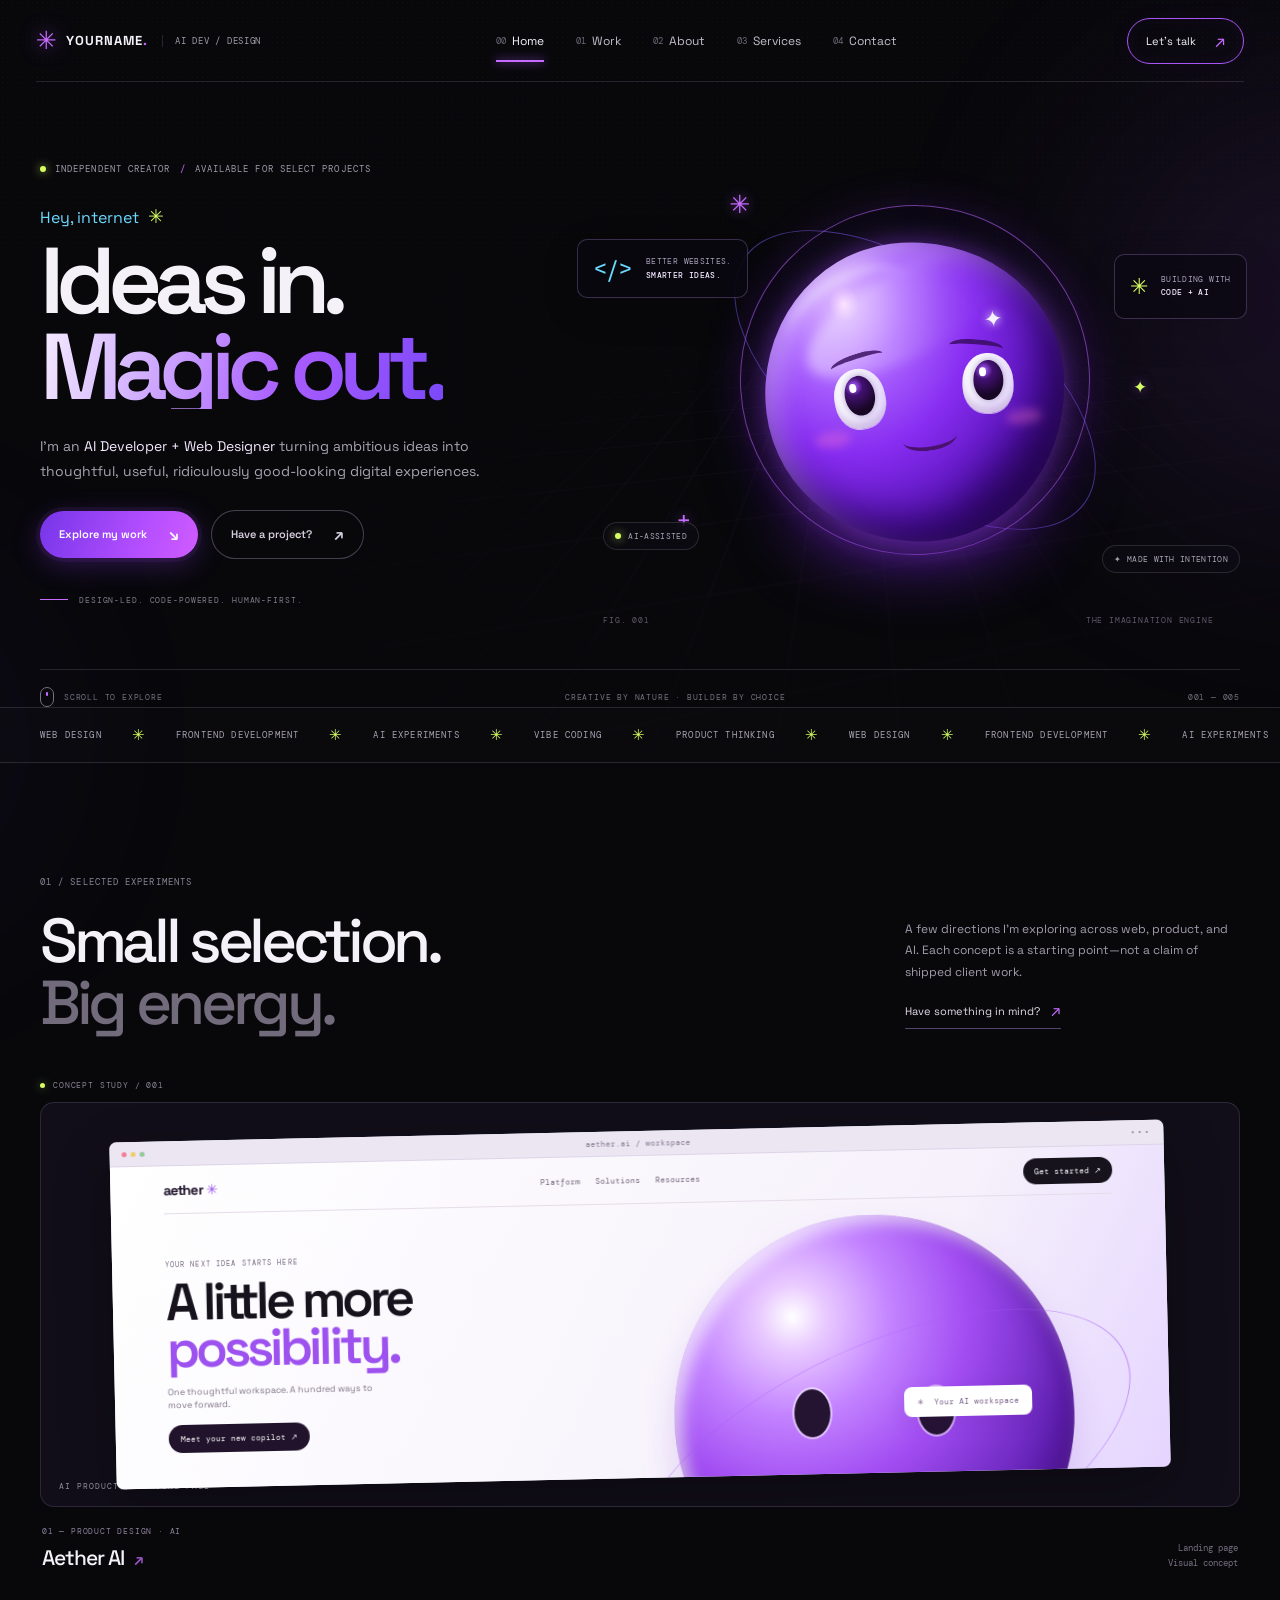
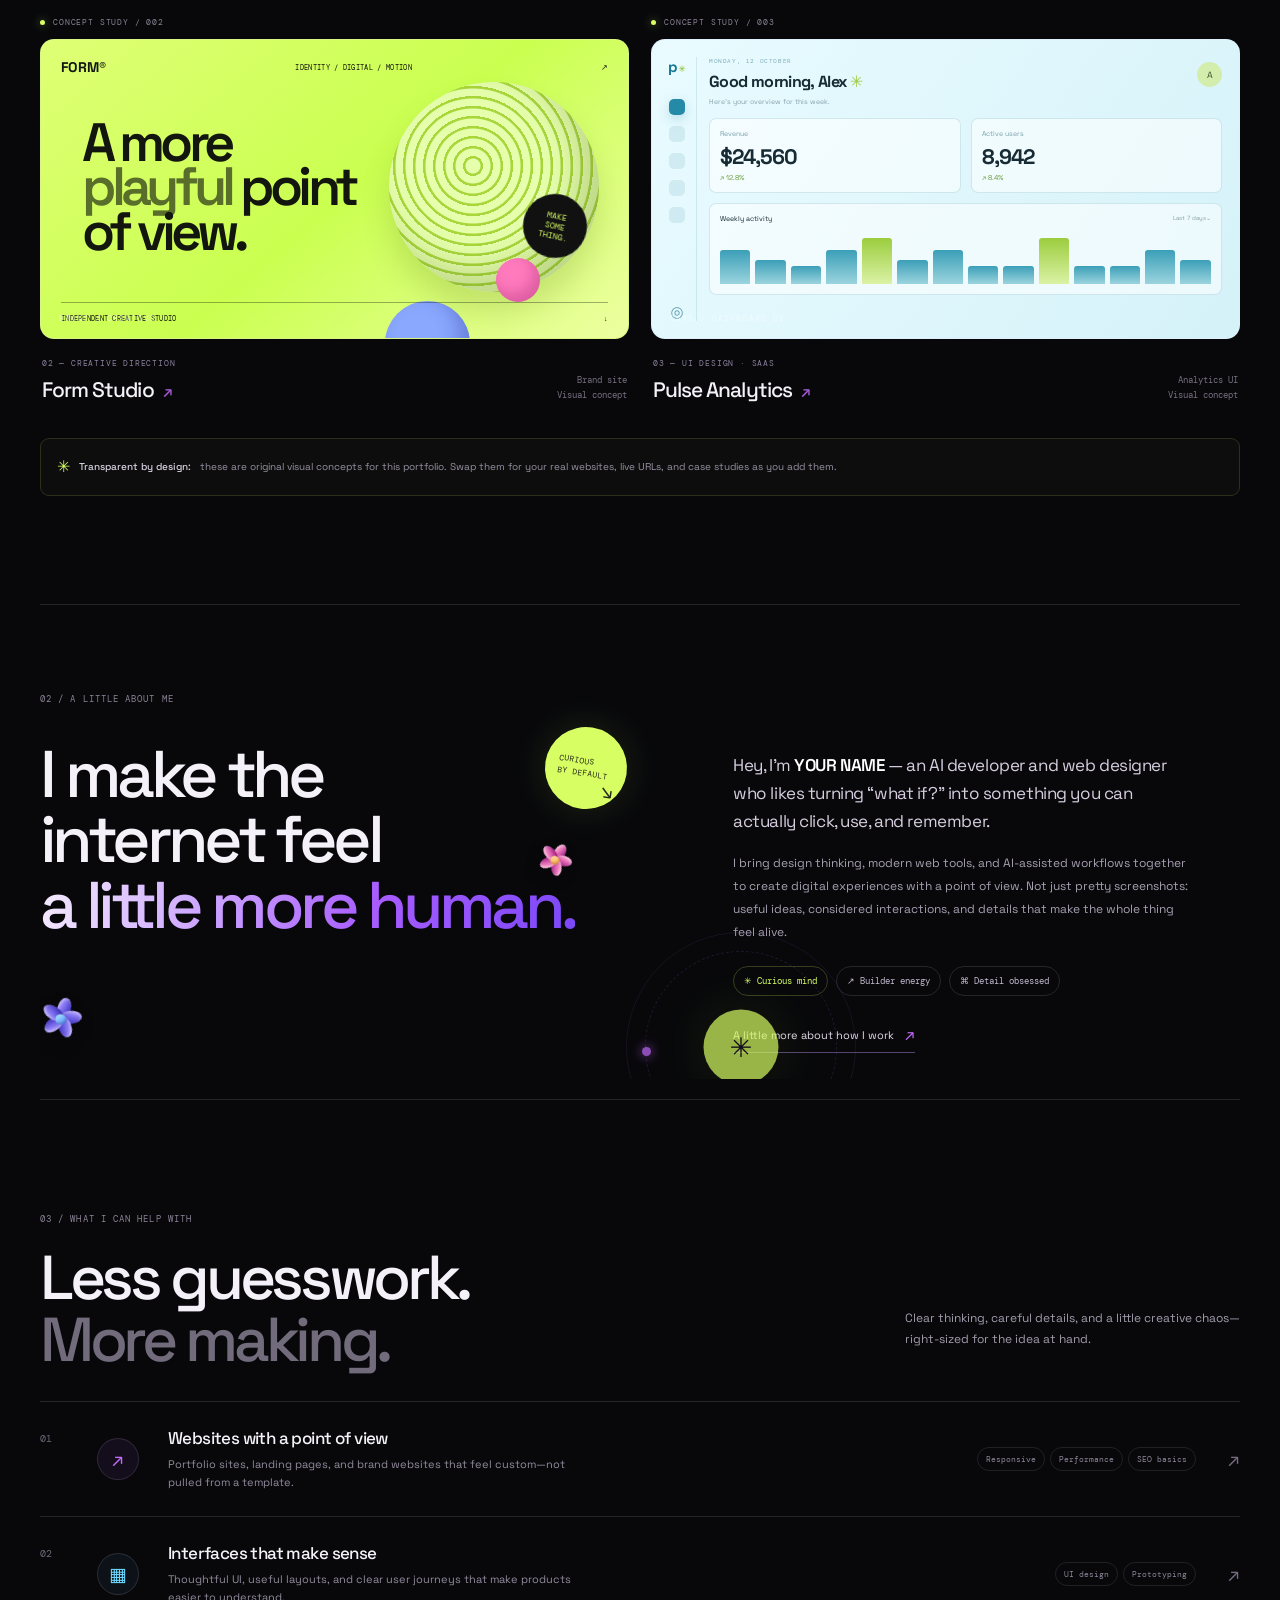
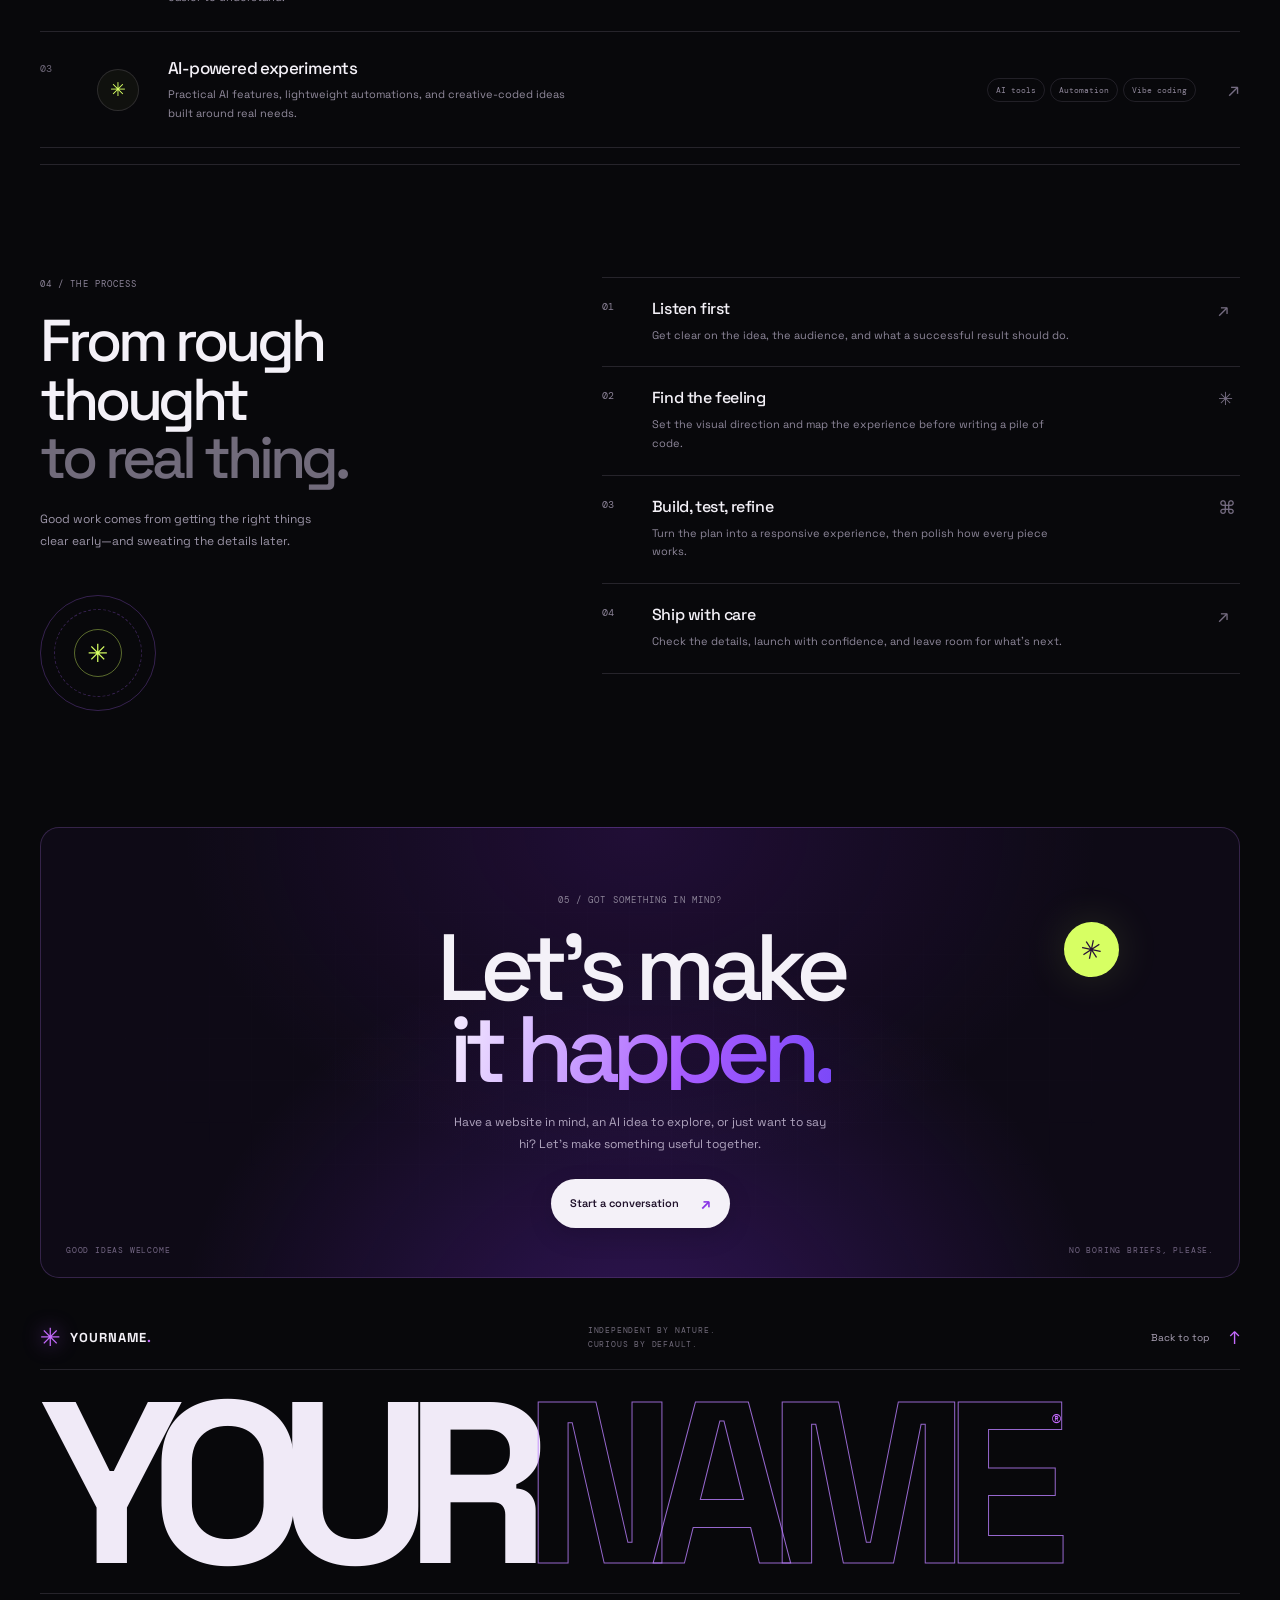
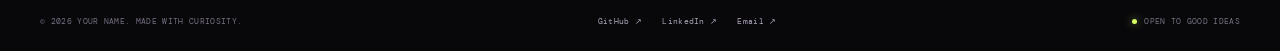
<file: index.html>
<!doctype html>
<html lang="en">
<head>
  <meta charset="utf-8" />
  <meta name="viewport" content="width=device-width, initial-scale=1" />
  <meta name="theme-color" content="#08080b" />
  <meta name="description" content="YOUR NAME — AI Developer and Web Designer turning ambitious ideas into thoughtful digital experiences." />
  <meta property="og:title" content="YOUR NAME — Ideas in. Magic out." />
  <meta property="og:description" content="AI Developer + Web Designer. Design-led, code-powered, human-first." />
  <meta property="og:type" content="website" />
  <title>YOUR NAME® — AI Developer & Web Designer</title>
  <link rel="preconnect" href="https://fonts.googleapis.com" />
  <link rel="preconnect" href="https://fonts.gstatic.com" crossorigin />
  <link href="https://fonts.googleapis.com/css2?family=DM+Mono:wght@400;500&family=Space+Grotesk:wght@400;500;600;700&display=swap" rel="stylesheet" />
  <link rel="stylesheet" href="style.css" />
  <script defer src="script.js"></script>
</head>
<body>
  <a class="skip-link" href="#main">Skip to content</a>
  <div class="scroll-progress" aria-hidden="true"><span></span></div>
  <div class="ambient ambient--purple" aria-hidden="true"></div>
  <div class="ambient ambient--lime" aria-hidden="true"></div>
  <header class="site-header" id="top">
    <a class="brand" href="#top" aria-label="YOUR NAME home"><span class="brand-mark" aria-hidden="true">✳</span><span class="brand-word">YOURNAME<span class="brand-dot">.</span></span><span class="brand-role">AI DEV / DESIGN</span></a>
    <nav class="nav-links" id="primary-nav" aria-label="Main navigation">
      <a class="nav-link is-active" href="#top"><span class="nav-n">00</span> Home</a>
      <a class="nav-link" href="#work"><span class="nav-n">01</span> Work</a>
      <a class="nav-link" href="#about"><span class="nav-n">02</span> About</a>
      <a class="nav-link" href="#services"><span class="nav-n">03</span> Services</a>
      <a class="nav-link" href="#contact"><span class="nav-n">04</span> Contact</a>
    </nav>
    <a class="header-cta" href="#contact">Let's talk <span aria-hidden="true">↗</span></a>
    <button class="menu-toggle" aria-label="Open navigation" aria-expanded="false" aria-controls="primary-nav"><span></span><span></span></button>
  </header>
  <main id="main">
    <section class="hero page-wrap" aria-labelledby="hero-title">
      <div class="hero-grid" aria-hidden="true"></div>
      <div class="hero-copy">
        <p class="eyebrow"><span class="status-light"></span> INDEPENDENT CREATOR <span class="eyebrow-divider">/</span> AVAILABLE FOR SELECT PROJECTS</p>
        <p class="hero-hello">Hey, internet <span class="wave" aria-hidden="true">✳</span></p>
        <h1 id="hero-title">Ideas in.<br /><span class="gradient-text">Magic out.</span></h1>
        <p class="hero-intro">I'm an <em>AI Developer + Web Designer</em> turning ambitious ideas into thoughtful, useful, ridiculously good-looking digital experiences.</p>
        <div class="hero-actions"><a class="button button-primary" href="#work">Explore my work <span aria-hidden="true">↘</span></a><a class="button button-quiet" href="#contact">Have a project? <span aria-hidden="true">↗</span></a></div>
        <div class="hero-footnote"><span class="footnote-line"></span><span>DESIGN-LED. CODE-POWERED. HUMAN-FIRST.</span></div>
      </div>
      <div class="hero-stage" aria-label="A glossy purple 3D-inspired character representing creative technology">
        <div class="stage-grid" aria-hidden="true"></div><div class="stage-ring stage-ring--one" aria-hidden="true"></div><div class="stage-ring stage-ring--two" aria-hidden="true"></div>
        <div class="stage-star star--one" aria-hidden="true">✳</div><div class="stage-star star--two" aria-hidden="true">✦</div><div class="stage-star star--three" aria-hidden="true">+</div>
        <div class="mascot-wrap" id="mascot"><div class="mascot-shadow"></div><div class="mascot"><div class="mascot-gloss"></div><div class="mascot-brow brow-left"></div><div class="mascot-brow brow-right"></div><div class="mascot-eye eye-left"><i></i></div><div class="mascot-eye eye-right"><i></i></div><div class="mascot-blush blush-left"></div><div class="mascot-blush blush-right"></div><div class="mascot-mouth"></div><span class="mascot-sparkle">✦</span></div></div>
        <div class="float-card float-card--code"><span class="float-icon">&lt;/&gt;</span><span>BETTER WEBSITES.<br /><b>SMARTER IDEAS.</b></span></div>
        <div class="float-card float-card--stack"><span class="stack-bloom">✳</span><span>BUILDING WITH<br /><b>CODE + AI</b></span></div>
        <div class="float-pill pill--ai"><span class="tiny-dot"></span> AI-ASSISTED</div><div class="float-pill pill--design">✦ MADE WITH INTENTION</div>
        <div class="stage-caption"><span>FIG. 001</span><span>THE IMAGINATION ENGINE</span></div>
      </div>
      <div class="hero-bottom"><span class="scroll-cue"><span class="scroll-wheel"></span> SCROLL TO EXPLORE</span><span class="hero-coordinate">CREATIVE BY NATURE · BUILDER BY CHOICE</span><span class="hero-index">001 — 005</span></div>
    </section>
    <section class="ticker" aria-label="What I work with"><div class="ticker-track"><span>WEB DESIGN</span><b>✳</b><span>FRONTEND DEVELOPMENT</span><b>✳</b><span>AI EXPERIMENTS</span><b>✳</b><span>VIBE CODING</span><b>✳</b><span>PRODUCT THINKING</span><b>✳</b><span>WEB DESIGN</span><b>✳</b><span>FRONTEND DEVELOPMENT</span><b>✳</b><span>AI EXPERIMENTS</span><b>✳</b><span>VIBE CODING</span><b>✳</b><span>PRODUCT THINKING</span><b>✳</b></div></section>
    <section class="work page-wrap section-space" id="work" aria-labelledby="work-title">
      <div class="section-heading reveal"><div><p class="section-index">01 / SELECTED EXPERIMENTS</p><h2 id="work-title">Small selection.<br /><span class="muted-heading">Big energy.</span></h2></div><div class="section-heading-side"><p>A few directions I'm exploring across web, product, and AI. Each concept is a starting point—not a claim of shipped client work.</p><a href="#contact" class="arrow-link">Have something in mind? <span>↗</span></a></div></div>
      <div class="project-grid">
        <article class="project-card project-card--wide reveal" tabindex="0">
          <div class="concept-ribbon"><span class="concept-dot"></span> CONCEPT STUDY / 001</div>
          <div class="project-visual visual-aether"><div class="mock-browser"><div class="browser-chrome"><span class="browser-dots"><i></i><i></i><i></i></span><span class="browser-address">aether.ai / workspace</span><span class="browser-menu">•••</span></div><div class="aether-screen"><div class="aether-nav"><span class="aether-logo">aether<span>✳</span></span><span>Platform&nbsp;&nbsp; Solutions&nbsp;&nbsp; Resources</span><span class="aether-nav-cta">Get started ↗</span></div><div class="aether-main"><div class="aether-kicker">YOUR NEXT IDEA STARTS HERE</div><h3>A little more<br /><span>possibility.</span></h3><p>One thoughtful workspace. A hundred ways to move forward.</p><span class="aether-button">Meet your new copilot ↗</span></div><div class="aether-orb"></div><div class="aether-orb-ring"></div><div class="aether-float">✳&nbsp; Your AI workspace</div></div></div><span class="visual-label">AI PRODUCT / LANDING PAGE</span></div>
          <div class="project-meta"><div><p class="project-type">01 — PRODUCT DESIGN · AI</p><h3>Aether AI <span aria-hidden="true">↗</span></h3></div><span class="project-detail">Landing page<br />Visual concept</span></div>
        </article>
        <article class="project-card reveal" tabindex="0">
          <div class="concept-ribbon"><span class="concept-dot"></span> CONCEPT STUDY / 002</div>
          <div class="project-visual visual-form"><div class="form-window"><div class="form-window-top"><span>FORM®</span><span>IDENTITY / DIGITAL / MOTION</span><span>↗</span></div><div class="form-word">A more<br /><em>playful</em> point<br />of view.</div><div class="form-shape shape-one"></div><div class="form-shape shape-two"></div><div class="form-shape shape-three"></div><span class="form-sticker">MAKE<br />SOME<br />THING.</span><div class="form-bottom">INDEPENDENT CREATIVE STUDIO <span>↓</span></div></div><span class="visual-label">BRAND / CREATIVE</span></div>
          <div class="project-meta"><div><p class="project-type">02 — CREATIVE DIRECTION</p><h3>Form Studio <span aria-hidden="true">↗</span></h3></div><span class="project-detail">Brand site<br />Visual concept</span></div>
        </article>
        <article class="project-card reveal" tabindex="0">
          <div class="concept-ribbon"><span class="concept-dot"></span> CONCEPT STUDY / 003</div>
          <div class="project-visual visual-pulse"><div class="pulse-window"><aside class="pulse-side"><span class="pulse-logo">p<span>✳</span></span><i class="active"></i><i></i><i></i><i></i><i></i><div class="pulse-side-foot">◎</div></aside><div class="pulse-dashboard"><div class="pulse-top"><div><small>MONDAY, 12 OCTOBER</small><h4>Good morning, Alex <span>✳</span></h4></div><span class="pulse-avatar">A</span></div><div class="pulse-summary">Here's your overview for this week.</div><div class="pulse-stats"><div><small>Revenue</small><b>$24,560</b><em>↗ 12.8%</em></div><div><small>Active users</small><b>8,942</b><em>↗ 8.4%</em></div></div><div class="pulse-chart"><div class="chart-label">Weekly activity <small>Last 7 days⌄</small></div><div class="chart-bars"><i></i><i></i><i></i><i></i><i></i><i></i><i></i><i></i><i></i><i></i><i></i><i></i><i></i><i></i></div></div></div></div><span class="visual-label">SAAS / DASHBOARD UI</span></div>
          <div class="project-meta"><div><p class="project-type">03 — UI DESIGN · SAAS</p><h3>Pulse Analytics <span aria-hidden="true">↗</span></h3></div><span class="project-detail">Analytics UI<br />Visual concept</span></div>
        </article>
      </div>
      <p class="project-disclaimer"><span>✳</span> <b>Transparent by design:</b> these are original visual concepts for this portfolio. Swap them for your real websites, live URLs, and case studies as you add them.</p>
    </section>
    <section class="about page-wrap section-space" id="about" aria-labelledby="about-title">
      <div class="about-heading reveal"><p class="section-index">02 / A LITTLE ABOUT ME</p><div class="about-sticker">CURIOUS<br />BY DEFAULT <span>↘</span></div><div class="flower flower--blue" aria-hidden="true"><i></i><i></i><i></i><i></i><i></i><b></b></div><div class="flower flower--pink" aria-hidden="true"><i></i><i></i><i></i><i></i><i></i><b></b></div><h2 id="about-title">I make the<br />internet feel<br /><span class="gradient-text">a little more human.</span></h2></div>
      <div class="about-copy reveal"><p class="about-lead">Hey, I'm <strong>YOUR NAME</strong> — an AI developer and web designer who likes turning “what if?” into something you can actually click, use, and remember.</p><p>I bring design thinking, modern web tools, and AI-assisted workflows together to create digital experiences with a point of view. Not just pretty screenshots: useful ideas, considered interactions, and details that make the whole thing feel alive.</p><div class="about-tags"><span>✳ Curious mind</span><span>↗ Builder energy</span><span>⌘ Detail obsessed</span></div><a class="underlined-link" href="#services">A little more about how I work <span>↗</span></a></div>
      <div class="about-orbit" aria-hidden="true"><div class="orbit-track"></div><div class="orbit-core">✳</div><span class="orbit-note">STAY CURIOUS<br />MAKE USEFUL THINGS</span></div>
    </section>
    <section class="services page-wrap section-space" id="services" aria-labelledby="services-title">
      <div class="section-heading reveal"><div><p class="section-index">03 / WHAT I CAN HELP WITH</p><h2 id="services-title">Less guesswork.<br /><span class="muted-heading">More making.</span></h2></div><div class="section-heading-side"><p>Clear thinking, careful details, and a little creative chaos—right-sized for the idea at hand.</p></div></div>
      <div class="service-list">
        <article class="service-row reveal"><span class="service-number">01</span><div class="service-icon service-icon--web">↗</div><div class="service-copy"><h3>Websites with a point of view</h3><p>Portfolio sites, landing pages, and brand websites that feel custom—not pulled from a template.</p></div><div class="service-tags"><span>Responsive</span><span>Performance</span><span>SEO basics</span></div><span class="service-arrow">↗</span></article>
        <article class="service-row reveal"><span class="service-number">02</span><div class="service-icon service-icon--ui">▦</div><div class="service-copy"><h3>Interfaces that make sense</h3><p>Thoughtful UI, useful layouts, and clear user journeys that make products easier to understand.</p></div><div class="service-tags"><span>UI design</span><span>Prototyping</span></div><span class="service-arrow">↗</span></article>
        <article class="service-row reveal"><span class="service-number">03</span><div class="service-icon service-icon--ai">✳</div><div class="service-copy"><h3>AI-powered experiments</h3><p>Practical AI features, lightweight automations, and creative-coded ideas built around real needs.</p></div><div class="service-tags"><span>AI tools</span><span>Automation</span><span>Vibe coding</span></div><span class="service-arrow">↗</span></article>
      </div>
    </section>
    <section class="process page-wrap section-space" aria-labelledby="process-title">
      <div class="process-intro reveal"><p class="section-index">04 / THE PROCESS</p><h2 id="process-title">From rough thought<br /><span class="muted-heading">to real thing.</span></h2><p>Good work comes from getting the right things clear early—and sweating the details later.</p><div class="process-orbit" aria-hidden="true"><span>✳</span><i></i><i></i></div></div>
      <div class="process-steps"><article class="process-step reveal"><span class="step-number">01</span><div><h3>Listen first</h3><p>Get clear on the idea, the audience, and what a successful result should do.</p></div><span class="step-symbol">↗</span></article><article class="process-step reveal"><span class="step-number">02</span><div><h3>Find the feeling</h3><p>Set the visual direction and map the experience before writing a pile of code.</p></div><span class="step-symbol">✳</span></article><article class="process-step reveal"><span class="step-number">03</span><div><h3>Build, test, refine</h3><p>Turn the plan into a responsive experience, then polish how every piece works.</p></div><span class="step-symbol">⌘</span></article><article class="process-step reveal"><span class="step-number">04</span><div><h3>Ship with care</h3><p>Check the details, launch with confidence, and leave room for what's next.</p></div><span class="step-symbol">↗</span></article></div>
    </section>
    <section class="contact page-wrap" id="contact" aria-labelledby="contact-title">
      <div class="contact-panel reveal"><div class="contact-noise" aria-hidden="true"></div><div class="contact-orb" aria-hidden="true"><span>✳</span></div><p class="section-index">05 / GOT SOMETHING IN MIND?</p><h2 id="contact-title">Let's make<br /><span class="gradient-text">it happen.</span></h2><p class="contact-description">Have a website in mind, an AI idea to explore, or just want to say hi? Let's make something useful together.</p><a class="button button-light" href="mailto:hello@yourname.dev?subject=Let's%20build%20something">Start a conversation <span aria-hidden="true">↗</span></a><div class="contact-foot"><span>GOOD IDEAS WELCOME</span><span>NO BORING BRIEFS, PLEASE.</span></div></div>
    </section>
  </main>
  <footer class="site-footer page-wrap">
    <div class="footer-top"><a class="brand footer-brand" href="#top"><span class="brand-mark" aria-hidden="true">✳</span><span class="brand-word">YOURNAME<span class="brand-dot">.</span></span></a><p>INDEPENDENT BY NATURE.<br />CURIOUS BY DEFAULT.</p><a class="back-top" href="#top">Back to top <span>↑</span></a></div>
    <a class="footer-wordmark" href="#top" aria-label="Back to top">YOUR<span>NAME</span><i>®</i></a>
    <div class="footer-bottom"><span>© <span id="year">2026</span> YOUR NAME. MADE WITH CURIOSITY.</span><div class="footer-links"><a href="https://github.com/yourusername" target="_blank" rel="noreferrer">GitHub ↗</a><a href="https://www.linkedin.com/in/yourusername/" target="_blank" rel="noreferrer">LinkedIn ↗</a><a href="mailto:hello@yourname.dev">Email ↗</a></div><span class="footer-location"><i></i> OPEN TO GOOD IDEAS</span></div>
  </footer>
</body>
</html>
</file>
<file: style.css>
:root {
  color-scheme: dark;
  --bg: #08080b;
  --bg-raised: #0d0c12;
  --panel: #111018;
  --white: #f4f1f8;
  --muted: #a09ba9;
  --dim: #6d6877;
  --line: rgba(223, 214, 240, .14);
  --purple: #a855f7;
  --purple-hot: #c66bff;
  --purple-deep: #6720d8;
  --lime: #d7ff63;
  --blue: #6dd9ff;
  --font: "Space Grotesk", system-ui, -apple-system, BlinkMacSystemFont, sans-serif;
  --mono: "DM Mono", ui-monospace, SFMono-Regular, Consolas, monospace;
  --wrap: 1200px;
  --ease: cubic-bezier(.2,.7,.15,1);
}
* { box-sizing: border-box; }
html { scroll-behavior: smooth; scroll-padding-top: 90px; }
body { margin: 0; overflow-x: hidden; background: var(--bg); color: var(--white); font-family: var(--font); -webkit-font-smoothing: antialiased; }
body::before { content: ""; position: fixed; inset: 0; z-index: -2; pointer-events: none; opacity: .14; background-image: radial-gradient(rgba(255,255,255,.22) .65px, transparent .65px); background-size: 5px 5px; mask-image: linear-gradient(to bottom, black, transparent 75%); }
a { color: inherit; text-decoration: none; }
button, input, textarea { font: inherit; }
button, a { -webkit-tap-highlight-color: transparent; }
::selection { color: #0a0711; background: var(--lime); }
.skip-link { position: fixed; z-index: 1000; left: 12px; top: 12px; padding: 10px 14px; border-radius: 999px; background: var(--lime); color: #08080b; transform: translateY(-160%); }
.skip-link:focus { transform: translateY(0); }
.scroll-progress { position: fixed; inset: 0 0 auto; z-index: 1001; height: 2px; pointer-events: none; }
.scroll-progress span { display: block; width: 0; height: 100%; background: linear-gradient(90deg, var(--purple), var(--blue), var(--lime)); box-shadow: 0 0 12px rgba(177, 93, 255, .75); }
.ambient { position: fixed; z-index: -1; width: 420px; height: 420px; border-radius: 50%; filter: blur(130px); opacity: .12; pointer-events: none; }
.ambient--purple { top: 10%; right: -240px; background: var(--purple); }
.ambient--lime { top: 64%; left: -310px; width: 330px; height: 330px; background: #8e4dff; opacity: .07; }
.page-wrap { width: min(var(--wrap), calc(100% - 72px)); margin-inline: auto; }
.site-header { width: min(1380px, calc(100% - 72px)); height: 82px; margin-inline: auto; display: flex; align-items: center; justify-content: space-between; gap: 26px; border-bottom: 1px solid var(--line); position: relative; z-index: 50; }
.brand { display: inline-flex; align-items: center; gap: 9px; flex-shrink: 0; min-width: 230px; }
.brand-mark { color: var(--purple-hot); font-size: 25px; line-height: 1; text-shadow: 0 0 20px rgba(178, 90, 255, .7); }
.brand-word { font-size: 13px; font-weight: 700; letter-spacing: .08em; }
.brand-dot { color: var(--purple-hot); }
.brand-role { padding-left: 12px; margin-left: 5px; border-left: 1px solid var(--line); font: 9px var(--mono); color: var(--muted); letter-spacing: .08em; white-space: nowrap; }
.nav-links { display: flex; align-items: center; justify-content: center; gap: clamp(16px, 2.5vw, 36px); }
.nav-link { position: relative; display: flex; gap: 6px; align-items: center; padding: 12px 0; color: #c4bfca; font-size: 12px; transition: color .2s; }
.nav-link:hover, .nav-link.is-active { color: var(--white); }
.nav-link.is-active::after { content: ""; position: absolute; height: 2px; bottom: -1px; left: 0; right: 0; background: var(--purple-hot); box-shadow: 0 0 10px var(--purple); }
.nav-n { color: var(--dim); font: 9px var(--mono); }
.header-cta { display: inline-flex; gap: 19px; align-items: center; padding: 11px 18px; border: 1px solid var(--purple); border-radius: 100px; font-size: 11px; box-shadow: inset 0 0 15px rgba(168,85,247,.05), 0 0 24px rgba(168,85,247,.04); transition: background .25s, box-shadow .25s, transform .25s; white-space: nowrap; }
.header-cta:hover { background: rgba(168,85,247,.13); box-shadow: 0 0 25px rgba(168,85,247,.2); transform: translateY(-2px); }
.header-cta span { font-size: 17px; color: var(--purple-hot); }
.menu-toggle { display: none; border: 1px solid var(--line); width: 44px; height: 44px; border-radius: 50%; background: #111018; align-items: center; justify-content: center; flex-direction: column; gap: 5px; cursor: pointer; }
.menu-toggle span { width: 17px; height: 1px; background: white; transition: transform .2s; }

.hero { min-height: 625px; position: relative; display: grid; grid-template-columns: .88fr 1.12fr; align-items: center; gap: 16px; padding-top: 64px; padding-bottom: 64px; }
.hero-grid { position: absolute; z-index: -1; top: 0; bottom: 0; left: -90px; right: -90px; opacity: .34; background-image: linear-gradient(rgba(206,194,235,.045) 1px, transparent 1px), linear-gradient(90deg, rgba(206,194,235,.045) 1px, transparent 1px); background-size: 72px 72px; mask-image: radial-gradient(ellipse at 61% 42%, black, transparent 72%); }
.hero-copy { position: relative; z-index: 2; padding: 12px 0 34px; }
.eyebrow, .section-index { color: var(--muted); font: 9px/1.6 var(--mono); letter-spacing: .12em; }
.eyebrow { display: flex; flex-wrap: wrap; align-items: center; gap: 9px; margin: 0 0 28px; }
.status-light, .tiny-dot { width: 6px; height: 6px; display: inline-block; border-radius: 50%; background: var(--lime); box-shadow: 0 0 10px rgba(215,255,99,.8); }
.eyebrow-divider { color: var(--purple-hot); }
.hero-hello { color: var(--blue); font-size: 16px; margin: 0 0 9px; }
.wave { color: var(--lime); font-size: 19px; display: inline-block; margin-left: 5px; animation: wave 4s ease-in-out infinite; }
h1, h2, h3, p { margin-top: 0; }
.hero h1 { margin: 0; font-size: clamp(64px, 7.3vw, 100px); font-weight: 600; letter-spacing: -.085em; line-height: .91; }
.gradient-text { display: inline-block; background: linear-gradient(106deg, #f6edff 0%, #d4b4ff 25%, #a85cff 62%, #7b48f8 100%); -webkit-background-clip: text; background-clip: text; color: transparent; }
.hero-intro { max-width: 440px; margin: 25px 0 26px; color: #a9a3b2; font-size: 14px; line-height: 1.8; }
.hero-intro em { color: #f4e8ff; font-style: normal; }
.hero-actions { display: flex; align-items: center; flex-wrap: wrap; gap: 13px; }
.button { display: inline-flex; justify-content: center; align-items: center; gap: 22px; border-radius: 100px; padding: 13px 19px; font-size: 11px; font-weight: 600; transition: transform .25s var(--ease), box-shadow .25s, background .25s; }
.button span { font-size: 16px; }
.button:hover { transform: translateY(-3px); }
.button-primary { color: #fff; background: linear-gradient(110deg, #7635e9, #b54fff 65%, #d15cff); box-shadow: 0 0 0 4px rgba(171,81,255,.08), 0 7px 28px rgba(147,62,255,.28); }
.button-primary:hover { box-shadow: 0 0 0 5px rgba(171,81,255,.1), 0 10px 35px rgba(147,62,255,.42); }
.button-quiet { border: 1px solid rgba(191,169,218,.34); color: #d6cedf; background: rgba(10,9,13,.45); }
.button-quiet:hover { background: rgba(168,85,247,.12); border-color: rgba(192,123,255,.7); }
.hero-footnote { margin-top: 36px; display: flex; align-items: center; gap: 11px; color: #827b8b; font: 8px var(--mono); letter-spacing: .11em; }
.footnote-line { display: block; width: 28px; height: 1px; background: var(--purple-hot); }
.hero-stage { position: relative; min-width: 0; height: 470px; align-self: center; overflow: visible; perspective: 900px; isolation: isolate; }
.stage-grid { position: absolute; inset: 12% 3% 9%; z-index: -2; background-image: linear-gradient(rgba(184,150,226,.055) 1px, transparent 1px), linear-gradient(90deg, rgba(184,150,226,.055) 1px, transparent 1px); background-size: 35px 35px; transform: perspective(450px) rotateX(58deg) rotateZ(-9deg) scale(1.24); mask-image: radial-gradient(ellipse at center, black 2%, transparent 72%); }
.stage-ring { position: absolute; left: 51%; top: 47%; border-radius: 50%; border: 1px solid rgba(188,100,255,.58); transform: translate(-50%,-50%) rotate(-25deg); }
.stage-ring--one { width: 350px; height: 350px; box-shadow: 0 0 40px rgba(159,60,255,.15), inset 0 0 30px rgba(159,60,255,.09); }
.stage-ring--two { width: 420px; height: 210px; border-color: rgba(128,99,255,.5); transform: translate(-50%,-50%) rotate(36deg); }
.mascot-wrap { position: absolute; top: 50%; left: 51%; width: 300px; height: 300px; transform: translate(-50%,-51%); animation: mascot-float 6s ease-in-out infinite; }
.mascot-shadow { position: absolute; left: 11%; right: 11%; bottom: -4%; height: 25%; border-radius: 50%; background: rgba(154,60,255,.4); filter: blur(36px); }
.mascot { position: absolute; inset: 0; overflow: hidden; border-radius: 48% 52% 48% 52% / 51% 47% 53% 49%; background: radial-gradient(ellipse at 30% 18%, #fcddff 0, #d2a6ff 5%, #ad67ff 20%, #872df1 43%, #5510b4 70%, #2d095d 100%); box-shadow: inset -17px -23px 38px rgba(20,0,49,.67), inset 13px 12px 24px rgba(255,255,255,.31), 0 0 30px rgba(162,67,255,.5), 0 25px 70px rgba(70,14,150,.35); transform: rotate(-7deg); }
.mascot::before { content: ""; position: absolute; inset: 8% 8% auto 13%; height: 29%; border-radius: 50%; background: linear-gradient(120deg, rgba(255,255,255,.5), rgba(255,255,255,.04) 63%, transparent); filter: blur(6px); transform: rotate(-22deg); }
.mascot::after { content: ""; position: absolute; width: 42%; height: 18%; right: 1%; bottom: 11%; border-radius: 50%; background: rgba(20,0,50,.15); filter: blur(17px); transform: rotate(-36deg); }
.mascot-gloss { position: absolute; left: 9%; top: 8%; width: 45%; height: 25%; border-top: 9px solid rgba(255,255,255,.35); border-radius: 55%; filter: blur(5px); transform: rotate(-22deg); }
.mascot-brow { position: absolute; top: 35%; width: 18%; height: 5%; border-radius: 50%; border-top: 5px solid rgba(53,10,91,.8); }
.brow-left { left: 23%; transform: rotate(-11deg); }.brow-right { right: 19%; transform: rotate(11deg); }
.mascot-eye { position: absolute; top: 40%; width: 17%; height: 20%; border-radius: 48% 48% 45% 45%; background: linear-gradient(110deg, #fff, #ede3ff 70%); box-shadow: inset 0 -7px 6px rgba(76,21,120,.18), 0 1px 0 rgba(255,255,255,.6); transform: rotate(-4deg); }
.eye-left { left: 23%; }.eye-right { right: 17%; transform: rotate(5deg); }
.mascot-eye i { position: absolute; width: 58%; height: 66%; top: 12%; left: 22%; border-radius: 50%; background: radial-gradient(circle at 35% 25%, #a55bff 0 4%, #421071 25%, #170725 70%); box-shadow: 0 0 6px rgba(35,2,80,.35); }
.mascot-eye i::after { content: ""; position: absolute; top: 17%; left: 20%; width: 22%; height: 22%; border-radius: 50%; background: white; }
.mascot-blush { position: absolute; top: 60%; width: 12%; height: 5%; background: rgba(255,118,206,.34); border-radius: 50%; filter: blur(5px); }
.blush-left { left: 15%; }.blush-right { right: 9%; }
.mascot-mouth { position: absolute; top: 62%; left: 44%; width: 18%; height: 8%; border-bottom: 4px solid #48126d; border-radius: 0 0 60% 60%; transform: rotate(-2deg); }
.mascot-sparkle { position: absolute; top: 24%; right: 18%; font-size: 23px; color: rgba(255,255,255,.9); text-shadow: 0 0 10px white; }
.float-card { position: absolute; display: flex; align-items: center; gap: 13px; z-index: 3; padding: 13px 15px; border: 1px solid rgba(199,153,255,.26); border-radius: 10px; color: #a9a1bb; background: rgba(10,8,17,.68); box-shadow: 0 12px 40px rgba(0,0,0,.12); backdrop-filter: blur(10px); font: 8px/1.7 var(--mono); letter-spacing: .045em; }
.float-card b { color: #f5eaff; font-weight: 500; }
.float-icon { color: var(--blue); font: 24px var(--font); }
.float-card--code { top: 17%; left: 0; }.float-card--stack { top: 20%; right: -1%; }
.stack-bloom { font-size: 22px; color: var(--lime); }
.float-pill { position: absolute; z-index: 3; display: flex; align-items: center; gap: 7px; padding: 8px 11px; border: 1px solid rgba(227,219,245,.14); border-radius: 40px; background: rgba(14,12,20,.68); color: #aba4b4; font: 8px var(--mono); letter-spacing: .04em; backdrop-filter: blur(10px); }
.pill--ai { bottom: 17%; left: 4%; }.pill--design { bottom: 12%; right: 0; }
.stage-star { position: absolute; color: var(--purple-hot); text-shadow: 0 0 12px rgba(182,98,255,.6); }.star--one { left: 23%; top: 6%; font-size: 25px; animation: spin 15s linear infinite; }.star--two { right: 14%; top: 46%; color: var(--lime); font-size: 17px; }.star--three { left: 15%; bottom: 20%; font-size: 25px; }
.stage-caption { position: absolute; left: 4%; right: 4%; bottom: 1%; display: flex; justify-content: space-between; color: #61586e; font: 8px var(--mono); letter-spacing: .1em; }
.hero-bottom { grid-column: 1 / -1; position: absolute; bottom: 0; left: 0; right: 0; display: flex; align-items: center; justify-content: space-between; padding-top: 17px; border-top: 1px solid var(--line); color: #77707f; font: 8px var(--mono); letter-spacing: .1em; }
.scroll-cue { display: flex; align-items: center; gap: 10px; }.scroll-wheel { position: relative; display: inline-block; width: 14px; height: 20px; border: 1px solid #77707f; border-radius: 10px; }.scroll-wheel::after { content: ""; position: absolute; top: 4px; left: 5px; width: 2px; height: 4px; border-radius: 2px; background: var(--purple-hot); animation: scroll-dot 1.4s infinite; }
.ticker { overflow: hidden; border-top: 1px solid var(--line); border-bottom: 1px solid var(--line); background: rgba(255,255,255,.012); }
.ticker-track { display: flex; align-items: center; justify-content: space-around; gap: 30px; min-width: max-content; padding: 17px max(36px, calc((100vw - var(--wrap)) / 2)); animation: ticker-scroll 35s linear infinite; color: #aaa3b4; font: 9px var(--mono); letter-spacing: .13em; }
.ticker-track b { color: var(--lime); font-size: 15px; font-weight: 400; }
.section-space { padding-top: 112px; }
.section-heading { display: flex; align-items: end; justify-content: space-between; gap: 35px; margin-bottom: 47px; }
.section-index { margin: 0 0 21px; color: #8b8397; }
.section-heading h2, .about-heading h2, .process-intro h2 { margin: 0; font-size: clamp(38px, 5vw, 62px); line-height: .99; font-weight: 500; letter-spacing: -.07em; }
.muted-heading { color: #716b7b; }
.section-heading-side { max-width: 335px; padding-bottom: 4px; }
.section-heading-side p { margin: 0 0 15px; color: #a39cad; font-size: 12px; line-height: 1.8; }
.arrow-link, .underlined-link { display: inline-flex; gap: 11px; align-items: center; color: #e4dbea; font-size: 11px; border-bottom: 1px solid rgba(202,161,255,.4); padding-bottom: 7px; transition: color .2s, gap .2s; }
.arrow-link:hover, .underlined-link:hover { color: var(--purple-hot); gap: 16px; }
.arrow-link span, .underlined-link span { color: var(--purple-hot); font-size: 16px; }
.project-grid { display: grid; grid-template-columns: repeat(2, minmax(0,1fr)); gap: 46px 22px; align-items: start; }
.project-card { min-width: 0; outline: none; }
.project-card--wide { grid-column: 1 / -1; }
.concept-ribbon { display: flex; align-items: center; gap: 8px; margin-bottom: 12px; color: #8a8395; font: 8px var(--mono); letter-spacing: .105em; }
.concept-dot { width: 5px; height: 5px; display: inline-block; border-radius: 50%; background: var(--lime); box-shadow: 0 0 8px rgba(215,255,99,.5); }
.project-visual { position: relative; min-height: 300px; overflow: hidden; border: 1px solid rgba(209,189,237,.15); border-radius: 14px; background: #110e19; transition: border-color .35s, transform .4s var(--ease), box-shadow .4s; }
.project-card:hover .project-visual, .project-card:focus-visible .project-visual { border-color: rgba(185,112,255,.55); transform: translateY(-5px); box-shadow: 0 25px 70px rgba(0,0,0,.3), 0 0 32px rgba(151,70,255,.06); }
.project-card--wide .project-visual { min-height: 405px; }
.visual-label { position: absolute; left: 18px; bottom: 15px; z-index: 4; color: rgba(255,255,255,.53); font: 8px var(--mono); letter-spacing: .13em; }
.project-meta { display: flex; justify-content: space-between; align-items: end; gap: 20px; padding: 19px 2px 0; }
.project-type { color: #8c819d; font: 8px var(--mono); letter-spacing: .1em; margin: 0 0 8px; }
.project-meta h3 { margin: 0; font-size: 21px; letter-spacing: -.045em; font-weight: 500; }
.project-meta h3 span { color: var(--purple-hot); opacity: .8; font-size: 16px; margin-left: 5px; transition: margin .2s; }
.project-card:hover .project-meta h3 span { margin-left: 10px; }
.project-detail { color: #777080; font: 9px/1.7 var(--mono); text-align: right; }
.project-disclaimer { display: flex; gap: 9px; align-items: center; margin: 35px 0 0; padding: 15px 16px; border: 1px solid rgba(215,255,99,.15); border-radius: 9px; color: #9992a4; background: rgba(215,255,99,.025); font-size: 10px; line-height: 1.6; }
.project-disclaimer > span { color: var(--lime); font-size: 16px; }.project-disclaimer b { color: #d9d2e3; font-weight: 500; }
/* Hand-built browser mockups: no screenshot assets or fake external links are required. */
.mock-browser { position: absolute; inset: 28px 6% 28px; overflow: hidden; border-radius: 7px; background: #f5f0fa; color: #17131d; box-shadow: 0 20px 55px rgba(0,0,0,.32); transform: rotate(-1.25deg); transition: transform .5s var(--ease); }
.project-card:hover .mock-browser { transform: rotate(0) scale(1.012); }
.browser-chrome { height: 25px; display: flex; align-items: center; gap: 14px; padding: 0 12px; background: #ece5f2; border-bottom: 1px solid #ddd4e7; color: #85798f; font: 8px var(--mono); }
.browser-dots { display: flex; gap: 4px; }.browser-dots i { width: 5px; height: 5px; border-radius: 50%; background: #c9b8d6; }.browser-dots i:first-child { background: #f47c96; }.browser-dots i:nth-child(2) { background: #f0ce6b; }.browser-dots i:nth-child(3) { background: #93c99d; }
.browser-address { flex: 1; text-align: center; }.browser-menu { letter-spacing: 2px; }
.aether-screen { height: calc(100% - 25px); position: relative; overflow: hidden; padding: 0 5%; background: linear-gradient(117deg, #fff 0%, #f6f1fb 72%, #e5d5ff); }
.aether-nav { height: 48px; display: flex; align-items: center; justify-content: space-between; font: 8px var(--mono); color: #706679; border-bottom: 1px solid #e5dce9; position: relative; z-index: 2; }
.aether-logo { font: 700 14px var(--font); letter-spacing: -.06em; color: #21152b; }.aether-logo span { color: #9754ee; margin-left: 3px; }
.aether-nav-cta { color: white; background: #17131d; border-radius: 50px; padding: 8px 11px; }
.aether-main { padding-top: clamp(20px, 5%, 46px); position: relative; z-index: 2; max-width: 54%; }
.aether-kicker { color: #786c83; font: 7px var(--mono); letter-spacing: .16em; margin-bottom: 10px; }
.aether-main h3 { margin: 0; font-size: clamp(22px, 4.6vw, 52px); line-height: .91; letter-spacing: -.075em; font-weight: 600; }.aether-main h3 span { color: #9d52ef; }
.aether-main p { max-width: 230px; margin: 12px 0; color: #7f7488; font-size: 9px; line-height: 1.5; }
.aether-button { display: inline-block; border-radius: 30px; padding: 9px 12px; background: #20132b; color: white; font: 8px var(--mono); }
.aether-orb { position: absolute; width: 38%; aspect-ratio: 1; top: 20%; right: 9%; border-radius: 50%; background: radial-gradient(circle at 30% 25%, #fff 0%, #e9caff 8%, #c383ff 24%, #a14cf2 43%, #6221b5 70%, #31104b 100%); box-shadow: inset -15px -17px 30px rgba(51,4,101,.32), inset 8px 8px 16px rgba(255,255,255,.7), 0 22px 35px rgba(147,78,218,.22); }
.aether-orb::before, .aether-orb::after { content: ""; position: absolute; border-radius: 50%; background: #251332; top: 43%; width: 9%; height: 12%; box-shadow: 0 0 0 2px rgba(255,255,255,.55); }.aether-orb::before { left: 30%; }.aether-orb::after { right: 30%; }
.aether-orb-ring { position: absolute; width: 51%; aspect-ratio: 1; right: 2%; top: 15%; border: 1px solid rgba(168,85,247,.6); border-radius: 50%; transform: rotate(-24deg) scaleY(.45); }
.aether-float { position: absolute; bottom: 17%; right: 13%; padding: 10px 13px; border-radius: 8px; background: #fff; color: #7a638b; box-shadow: 0 5px 20px rgba(66,19,109,.1); font: 8px var(--mono); }
.visual-form { background: #dcff70; color: #13160f; }
.form-window { position: absolute; inset: 0; padding: 18px 20px; overflow: hidden; background: linear-gradient(140deg,#dfff75,#caff50 52%,#edffa2); }
.form-window-top, .form-bottom { display: flex; justify-content: space-between; gap: 10px; align-items: center; font: 8px var(--mono); letter-spacing: .04em; position: relative; z-index: 2; }
.form-window-top span:first-child { font: 700 14px var(--font); }.form-window-top span:nth-child(2) { font-size: 7px; }.form-word { position: absolute; left: 7%; top: 27%; z-index: 2; font-size: clamp(30px,4.4vw,54px); font-weight: 600; line-height: .83; letter-spacing: -.09em; }.form-word em { color: #586e2a; font-style: normal; }
.form-shape { position: absolute; border-radius: 50%; }.shape-one { width: 210px; height: 210px; right: 5%; top: 14%; background: repeating-radial-gradient(circle at 40% 40%, #e6ffad 0 7px, #a9d73b 8px 10px); box-shadow: inset -20px -20px 35px rgba(72,100,28,.25), 0 20px 30px rgba(73,107,17,.19); }.shape-two { width: 85px; height: 85px; right: 27%; bottom: -16%; background: #8ba8ff; box-shadow: inset -10px -10px 20px rgba(21,30,123,.3); }.shape-three { width: 44px; height: 44px; right: 15%; bottom: 12%; background: #ff79bd; box-shadow: inset -6px -8px 13px rgba(124,11,83,.25); }
.form-sticker { position: absolute; z-index: 3; right: 7%; bottom: 27%; width: 64px; height: 64px; border-radius: 50%; display: grid; place-content: center; text-align: center; background: #111; color: var(--lime); font: 8px/1.25 var(--mono); transform: rotate(12deg); }.form-bottom { position: absolute; left: 20px; right: 20px; bottom: 15px; border-top: 1px solid rgba(17,22,11,.35); padding-top: 11px; font-size: 7px; }
.visual-pulse { background: #dff8ff; color: #172b34; }
.pulse-window { position: absolute; inset: 0; display: flex; padding: 17px; background: linear-gradient(125deg, #e9fbff, #d5f2f9); }
.pulse-side { width: 28px; margin-right: 12px; display: flex; flex-direction: column; align-items: center; gap: 11px; border-right: 1px solid rgba(39,111,134,.13); padding-right: 11px; }.pulse-logo { color: #177891; font-size: 15px; font-weight: 700; margin-bottom: 12px; }.pulse-logo span { color: #87bc21; font-size: 9px; }.pulse-side i { width: 16px; height: 16px; border-radius: 5px; background: rgba(49,132,156,.12); }.pulse-side i.active { background: #258aa7; box-shadow: 0 4px 12px rgba(37,138,167,.25); }.pulse-side-foot { margin-top: auto; color: #5e9eae; font-size: 15px; }
.pulse-dashboard { min-width: 0; flex: 1; }.pulse-top { display: flex; align-items: center; justify-content: space-between; gap: 8px; }.pulse-top small { display: block; font: 6px var(--mono); color: #7aabb7; letter-spacing: .1em; margin-bottom: 6px; }.pulse-top h4 { font-size: clamp(10px,1.5vw,16px); margin: 0; letter-spacing: -.04em; }.pulse-top h4 span { color: #a1c83f; }.pulse-avatar { width: 25px; height: 25px; display: grid; place-items: center; border-radius: 50%; background: #d3edac; color: #34532b; font-size: 9px; }
.pulse-summary { margin: 5px 0 12px; color: #87a4ad; font-size: 7px; }.pulse-stats { display: grid; grid-template-columns: 1fr 1fr; gap: 10px; }.pulse-stats > div { border: 1px solid rgba(38,128,153,.17); border-radius: 7px; background: rgba(255,255,255,.56); padding: 10px; }.pulse-stats small, .pulse-stats b, .pulse-stats em { display: block; }.pulse-stats small { font-size: 7px; color: #79a2ad; }.pulse-stats b { margin-top: 5px; font-size: clamp(12px,2vw,21px); letter-spacing: -.045em; }.pulse-stats em { font-size: 7px; color: #669a35; font-style: normal; margin-top: 3px; }.pulse-chart { margin-top: 10px; padding: 10px; border: 1px solid rgba(38,128,153,.17); background: rgba(255,255,255,.55); border-radius: 7px; }.chart-label { display: flex; justify-content: space-between; gap: 8px; font-size: 7px; }.chart-label small { color: #88a4ad; font-size: 6px; }.chart-bars { height: 52px; display: flex; align-items: end; gap: 5px; margin-top: 9px; }.chart-bars i { flex: 1; min-width: 2px; height: 35%; border-radius: 3px 3px 0 0; background: linear-gradient(#3b9fb8, #9bd4de); }.chart-bars i:nth-child(3n+1) { height: 65%; }.chart-bars i:nth-child(4n+2) { height: 47%; }.chart-bars i:nth-child(5n) { height: 88%; background: linear-gradient(#9bcd3e, #dbf2a5); }

.about { display: grid; grid-template-columns: 1fr .82fr; gap: 75px; position: relative; min-height: 475px; overflow: hidden; border-top: 1px solid var(--line); margin-top: 108px; padding-top: 87px; }
.about-heading { position: relative; z-index: 1; }.about-heading h2 { position: relative; z-index: 2; font-size: clamp(42px,5.3vw,66px); }.about-heading .section-index { margin-bottom: 36px; }
.about-sticker { position: absolute; z-index: 1; right: 5%; top: 9%; width: 82px; height: 82px; display: grid; align-content: center; padding-left: 13px; border-radius: 50%; background: var(--lime); color: #252817; font: 8px/1.45 var(--mono); transform: rotate(9deg); box-shadow: 0 0 38px rgba(215,255,99,.12); }.about-sticker span { position: absolute; right: 11px; bottom: 8px; font: 20px var(--font); }
.about-copy { align-self: center; padding-top: 34px; max-width: 455px; }.about-copy p { color: #a7a0b1; font-size: 12px; line-height: 1.9; }.about-copy .about-lead { color: #d6cedf; font-size: 17px; line-height: 1.65; letter-spacing: -.025em; }.about-lead strong { color: #fff; font-weight: 600; }.about-tags { display: flex; flex-wrap: wrap; gap: 8px; margin: 22px 0 27px; }.about-tags span { padding: 8px 10px; color: #c3bacf; border: 1px solid var(--line); border-radius: 30px; font: 9px var(--mono); }.about-tags span:first-child { color: var(--lime); border-color: rgba(215,255,99,.22); }
.about-orbit { position: absolute; width: 230px; height: 230px; right: 32%; bottom: -83px; border: 1px solid rgba(173,114,255,.14); border-radius: 50%; opacity: .7; pointer-events: none; }.orbit-track { position: absolute; inset: 18px; border: 1px dashed rgba(173,114,255,.22); border-radius: 50%; animation: spin 50s linear infinite; }.orbit-track::before { content: ""; position: absolute; left: -4px; top: 50%; width: 9px; height: 9px; border-radius: 50%; background: var(--purple-hot); box-shadow: 0 0 12px var(--purple-hot); }.orbit-core { position: absolute; top: 50%; left: 50%; transform: translate(-50%,-50%); display: grid; place-items: center; width: 75px; height: 75px; border-radius: 50%; color: #191120; background: var(--lime); font-size: 27px; box-shadow: 0 0 55px rgba(215,255,99,.14); }.orbit-note { position: absolute; bottom: -28px; left: 50%; transform: translateX(-50%); width: max-content; text-align: center; color: #6b627b; font: 7px/1.6 var(--mono); letter-spacing: .12em; }
.flower { position: absolute; width: 58px; height: 58px; filter: drop-shadow(0 10px 10px rgba(0,0,0,.2)); }.flower--blue { left: -8px; bottom: 8%; transform: rotate(15deg) scale(.8); }.flower--pink { right: 12%; top: 36%; transform: rotate(31deg) scale(.65); }.flower i { position: absolute; left: 37%; top: 4%; width: 28%; height: 48%; border-radius: 50%; transform-origin: 50% 92%; background: linear-gradient(110deg,#b6a4ff,#6254e8 70%,#3731ab); box-shadow: inset -4px -4px 6px rgba(21,10,90,.25), inset 2px 2px 3px rgba(255,255,255,.35); }.flower i:nth-child(2) { transform: rotate(72deg); }.flower i:nth-child(3) { transform: rotate(144deg); }.flower i:nth-child(4) { transform: rotate(216deg); }.flower i:nth-child(5) { transform: rotate(288deg); }.flower b { position: absolute; z-index: 2; width: 23%; height: 23%; left: 38.5%; top: 39%; border-radius: 50%; background: linear-gradient(130deg,#aef7ff,#527dff); box-shadow: inset -2px -2px 3px rgba(0,0,0,.2); }.flower--pink i { background: linear-gradient(110deg,#ffbddb,#db3c9f 75%,#7d1768); }.flower--pink b { background: linear-gradient(130deg,#ffe1a0,#ffa442); }

.services { border-top: 1px solid var(--line); margin-top: 20px; }.services .section-heading { margin-bottom: 31px; }.service-list { border-top: 1px solid var(--line); }.service-row { display: grid; grid-template-columns: 35px 49px minmax(250px,1.25fr) minmax(180px,.9fr) 22px; align-items: center; gap: 22px; padding: 25px 0; border-bottom: 1px solid var(--line); transition: padding .28s var(--ease), background .28s; }.service-row:hover { padding-inline: 13px; background: linear-gradient(90deg, rgba(168,85,247,.07), transparent 70%); }.service-number { color: #6f687a; font: 10px var(--mono); align-self: start; padding-top: 5px; }.service-icon { width: 42px; height: 42px; display: grid; place-items: center; border: 1px solid var(--line); border-radius: 50%; font-size: 19px; }.service-icon--web { color: var(--purple-hot); background: rgba(168,85,247,.07); }.service-icon--ui { color: var(--blue); background: rgba(109,217,255,.05); }.service-icon--ai { color: var(--lime); background: rgba(215,255,99,.04); }.service-copy h3 { margin: 0 0 6px; font-size: 17px; letter-spacing: -.035em; font-weight: 500; }.service-copy p { max-width: 410px; margin: 0; color: #928b9d; font-size: 11px; line-height: 1.65; }.service-tags { display: flex; justify-content: flex-end; flex-wrap: wrap; gap: 5px; }.service-tags span { padding: 6px 8px; color: #8f879a; border: 1px solid rgba(219,204,241,.12); border-radius: 30px; font: 8px var(--mono); white-space: nowrap; }.service-arrow { color: #756c82; font-size: 19px; text-align: right; transition: color .2s, transform .2s; }.service-row:hover .service-arrow { color: var(--purple-hot); transform: translate(3px,-3px); }

.process { display: grid; grid-template-columns: .85fr 1.15fr; gap: 90px; border-top: 1px solid var(--line); margin-top: 16px; }.process-intro h2 { font-size: clamp(38px,4.8vw,59px); }.process-intro > p:last-of-type { max-width: 275px; color: #9c95a8; font-size: 12px; line-height: 1.8; margin-top: 22px; }.process-orbit { width: 116px; height: 116px; position: relative; margin-top: 42px; display: grid; place-items: center; }.process-orbit::before, .process-orbit i { content: ""; position: absolute; inset: 0; border: 1px solid rgba(174,103,255,.28); border-radius: 50%; }.process-orbit i:first-of-type { inset: 14px; border-style: dashed; animation: spin 30s linear infinite; }.process-orbit i:last-of-type { inset: 34px; border-color: rgba(215,255,99,.4); }.process-orbit span { color: var(--lime); font-size: 25px; }
.process-steps { border-top: 1px solid var(--line); }.process-step { display: grid; grid-template-columns: 32px 1fr 22px; gap: 18px; align-items: start; padding: 20px 0 22px; border-bottom: 1px solid var(--line); }.step-number { padding-top: 2px; color: #8b8297; font: 10px var(--mono); }.process-step h3 { margin: 0 0 7px; font-size: 16px; letter-spacing: -.025em; font-weight: 500; }.process-step p { max-width: 420px; margin: 0; color: #8e879a; font-size: 11px; line-height: 1.7; }.step-symbol { color: #766d82; font-size: 18px; transition: transform .2s, color .2s; }.process-step:hover .step-symbol { color: var(--lime); transform: rotate(45deg); }

.contact { padding-top: 116px; }.contact-panel { min-height: 435px; position: relative; overflow: hidden; display: flex; flex-direction: column; align-items: center; justify-content: center; text-align: center; padding: 65px 25px 49px; border: 1px solid rgba(189,126,255,.22); border-radius: 19px; background: radial-gradient(ellipse at 50% 120%, rgba(127,44,234,.3), transparent 55%), radial-gradient(ellipse at 50% 0%, rgba(92,26,157,.24), transparent 54%), #0e0a16; }
.contact-panel::before { content: ""; position: absolute; inset: 0; opacity: .23; background-image: linear-gradient(rgba(209,181,255,.08) 1px, transparent 1px), linear-gradient(90deg, rgba(209,181,255,.08) 1px, transparent 1px); background-size: 42px 42px; mask-image: radial-gradient(ellipse at 50% 50%, black, transparent 75%); }.contact-noise { position: absolute; inset: 0; opacity: .1; background-image: radial-gradient(rgba(255,255,255,.6) .6px, transparent .6px); background-size: 4px 4px; pointer-events: none; }
.contact .section-index, .contact h2, .contact-description, .contact .button, .contact-foot { position: relative; z-index: 2; }.contact .section-index { margin-bottom: 20px; }.contact h2 { margin: 0; font-size: clamp(57px,8vw,94px); font-weight: 500; letter-spacing: -.085em; line-height: .87; }.contact-description { max-width: 385px; margin: 22px 0 23px; color: #b0a5bf; font-size: 12px; line-height: 1.8; }.button-light { padding: 14px 19px; background: var(--white); color: #21132c; box-shadow: 0 8px 25px rgba(0,0,0,.15); }.button-light span { color: #8a36e7; }.button-light:hover { background: var(--lime); box-shadow: 0 8px 35px rgba(215,255,99,.13); }.contact-orb { position: absolute; right: 10%; top: 21%; width: 55px; height: 55px; display: grid; place-items: center; border-radius: 50%; color: #271038; background: var(--lime); box-shadow: 0 0 45px rgba(215,255,99,.14); transform: rotate(12deg); }.contact-orb span { font-size: 26px; }.contact-foot { position: absolute; bottom: 22px; left: 25px; right: 25px; display: flex; justify-content: space-between; color: #736683; font: 8px var(--mono); letter-spacing: .1em; }

.site-footer { padding-top: 45px; padding-bottom: 25px; }.footer-top { display: flex; align-items: center; justify-content: space-between; gap: 20px; }.footer-brand { min-width: auto; }.footer-top > p { color: #716b7b; font: 8px/1.8 var(--mono); letter-spacing: .1em; margin: 0; }.back-top { display: flex; gap: 20px; align-items: center; font-size: 10px; color: #aca3b7; }.back-top span { color: var(--purple-hot); font-size: 18px; transition: transform .2s; }.back-top:hover span { transform: translateY(-3px); }
.footer-wordmark { display: block; padding: 23px 0 18px; margin-top: 18px; border-top: 1px solid var(--line); border-bottom: 1px solid var(--line); font-size: clamp(80px,19vw,230px); font-weight: 700; letter-spacing: -.12em; line-height: .79; white-space: nowrap; color: #f0eaf7; overflow: hidden; }.footer-wordmark span { color: transparent; -webkit-text-stroke: 1px rgba(186,127,255,.8); }.footer-wordmark i { vertical-align: top; display: inline-block; margin: 16px 0 0 10px; color: var(--purple-hot); font: normal 15px var(--mono); letter-spacing: 0; }
.footer-bottom { display: flex; justify-content: space-between; align-items: center; flex-wrap: wrap; gap: 20px; padding-top: 22px; color: #777080; font: 8px var(--mono); letter-spacing: .04em; }.footer-links { display: flex; gap: 20px; }.footer-links a { color: #b1a8bd; transition: color .2s; }.footer-links a:hover { color: var(--lime); }.footer-location { display: flex; align-items: center; gap: 7px; }.footer-location i { width: 5px; height: 5px; display: inline-block; border-radius: 50%; background: var(--lime); box-shadow: 0 0 9px rgba(215,255,99,.6); }
.reveal { opacity: 0; transform: translateY(22px); transition: opacity .7s var(--ease), transform .7s var(--ease); }.reveal.is-visible { opacity: 1; transform: translateY(0); }
@keyframes mascot-float { 0%,100% { transform: translate(-50%,-51%) rotate(-2deg); } 50% { transform: translate(-50%,-55%) rotate(2deg); } }
@keyframes spin { to { transform: rotate(360deg); } }
@keyframes ticker-scroll { to { transform: translateX(-20%); } }
@keyframes scroll-dot { 0% { opacity: 0; transform: translateY(0); } 30% { opacity: 1; } 100% { opacity: 0; transform: translateY(7px); } }
@keyframes wave { 0%,70%,100% { transform: rotate(0); } 75% { transform: rotate(18deg); } 82% { transform: rotate(-14deg); } 88% { transform: rotate(11deg); } 94% { transform: rotate(-5deg); } }
@media (min-width: 1450px) { .hero { min-height: 690px; }.hero-stage { height: 530px; }.mascot-wrap { width: 335px; height: 335px; }.stage-ring--one { width: 390px; height: 390px; }.stage-ring--two { width: 465px; height: 235px; } }
@media (max-width: 1050px) { .page-wrap { width: min(var(--wrap), calc(100% - 48px)); }.site-header { width: calc(100% - 48px); }.brand { min-width: auto; }.brand-role { display: none; }.nav-links { gap: 17px; }.header-cta { padding: 10px 13px; gap: 10px; }.hero { grid-template-columns: .9fr 1.1fr; min-height: 585px; }.hero h1 { font-size: clamp(58px,7.5vw,82px); }.hero-stage { height: 420px; }.mascot-wrap { width: 260px; height: 260px; }.stage-ring--one { width: 310px; height: 310px; }.stage-ring--two { width: 360px; height: 185px; }.float-card--code { left: -3%; }.float-card--stack { right: -3%; }.about { gap: 40px; }.service-row { grid-template-columns: 26px 42px minmax(200px,1.2fr) minmax(130px,.7fr) 18px; gap: 14px; }.service-tags span { padding: 5px 7px; font-size: 7px; }.process { gap: 55px; } }
@media (max-width: 760px) { html { scroll-padding-top: 72px; }.page-wrap { width: calc(100% - 36px); }.site-header { width: calc(100% - 36px); height: 72px; gap: 12px; }.brand { min-width: auto; }.brand-mark { font-size: 22px; }.brand-word { font-size: 12px; }.header-cta { margin-left: auto; font-size: 10px; padding: 9px 12px; }.menu-toggle { display: flex; order: 3; width: 40px; height: 40px; }.menu-toggle[aria-expanded="true"] span:first-child { transform: translateY(3px) rotate(45deg); }.menu-toggle[aria-expanded="true"] span:last-child { transform: translateY(-3px) rotate(-45deg); }.nav-links { position: absolute; top: calc(100% + 1px); left: -18px; right: -18px; padding: 12px 18px 20px; display: flex; align-items: stretch; flex-direction: column; gap: 0; background: rgba(9,8,13,.97); border-bottom: 1px solid var(--line); backdrop-filter: blur(18px); opacity: 0; visibility: hidden; transform: translateY(-7px); transition: opacity .2s, transform .2s, visibility .2s; }.nav-links.is-open { opacity: 1; visibility: visible; transform: translateY(0); }.nav-link { padding: 13px 0; border-bottom: 1px solid rgba(223,214,240,.07); font-size: 13px; }.nav-link.is-active::after { display: none; }.nav-link .nav-n { width: 24px; }.hero { display: flex; flex-direction: column; align-items: stretch; min-height: 0; padding-top: 44px; padding-bottom: 66px; gap: 0; }.hero-copy { padding: 0; }.eyebrow { font-size: 8px; margin-bottom: 26px; line-height: 1.8; }.hero-hello { font-size: 15px; }.hero h1 { font-size: clamp(66px, 13vw, 98px); }.hero-intro { max-width: 470px; font-size: 13px; margin: 22px 0 21px; }.hero-footnote { margin-top: 26px; font-size: 7px; }.hero-stage { width: 100%; max-width: 480px; height: 370px; margin: 4px auto 0; }.mascot-wrap { width: 240px; height: 240px; }.stage-ring--one { width: 295px; height: 295px; }.stage-ring--two { width: 330px; height: 175px; }.float-card { padding: 10px; font-size: 7px; gap: 8px; }.float-card--code { top: 13%; left: 0; }.float-card--stack { top: 19%; right: 0; }.float-icon { font-size: 18px; }.stack-bloom { font-size: 18px; }.pill--ai { left: 0; bottom: 16%; }.pill--design { right: 0; bottom: 10%; }.stage-caption { font-size: 7px; }.hero-bottom { bottom: 0; font-size: 7px; }.hero-coordinate { display: none; }.hero-index { margin-left: auto; }.ticker-track { padding-block: 14px; gap: 20px; font-size: 8px; }.section-space { padding-top: 82px; }.section-heading { align-items: start; flex-direction: column; gap: 22px; margin-bottom: 33px; }.section-heading h2, .about-heading h2, .process-intro h2 { font-size: clamp(41px,8vw,58px); }.section-index { margin-bottom: 16px; }.section-heading-side { max-width: 480px; }.section-heading-side p { font-size: 12px; }.project-grid { grid-template-columns: 1fr; gap: 36px; }.project-card--wide { grid-column: auto; }.project-visual, .project-card--wide .project-visual { min-height: 310px; }.project-card--wide .project-visual { min-height: 330px; }.mock-browser { inset: 20px 4% 24px; }.aether-main h3 { font-size: clamp(30px, 7vw, 49px); }.aether-orb { width: 39%; top: 24%; }.project-meta h3 { font-size: 19px; }.project-disclaimer { align-items: flex-start; font-size: 9px; }.about { grid-template-columns: 1fr; gap: 8px; min-height: 0; margin-top: 78px; padding-top: 65px; }.about-heading .section-index { margin-bottom: 32px; }.about-heading h2 { max-width: 560px; }.about-sticker { right: 5%; top: 6%; width: 70px; height: 70px; font-size: 7px; }.flower--pink { right: 2%; top: 45%; }.flower--blue { bottom: 0; }.about-copy { max-width: 570px; padding-top: 24px; }.about-copy .about-lead { font-size: 16px; }.about-orbit { right: 5%; bottom: -116px; transform: scale(.75); }.services { margin-top: 75px; }.service-row { grid-template-columns: 26px 42px 1fr 18px; gap: 12px; padding: 19px 0; }.service-number { grid-column: 1; grid-row: 1 / span 2; }.service-icon { grid-column: 2; grid-row: 1 / span 2; width: 38px; height: 38px; }.service-copy { grid-column: 3; }.service-copy h3 { font-size: 15px; }.service-copy p { font-size: 10px; }.service-tags { grid-column: 3; justify-content: flex-start; margin-top: 10px; }.service-arrow { grid-column: 4; grid-row: 1 / span 2; align-self: center; }.process { grid-template-columns: 1fr; gap: 38px; margin-top: 78px; }.process-intro > p:last-of-type { margin-top: 16px; }.process-orbit { display: none; }.process-step { padding: 18px 0; }.process-step p { font-size: 10px; }.contact { padding-top: 82px; }.contact-panel { min-height: 405px; padding: 60px 20px 57px; }.contact-orb { right: 7%; top: 11%; width: 44px; height: 44px; }.contact-orb span { font-size: 22px; }.contact h2 { font-size: clamp(58px,12vw,82px); }.contact-description { max-width: 330px; font-size: 11px; }.contact-foot { left: 14px; right: 14px; bottom: 16px; font-size: 6px; }.site-footer { padding-top: 30px; }.footer-top { align-items: start; flex-wrap: wrap; }.footer-top > p { margin-left: auto; text-align: right; }.back-top { width: 100%; justify-content: flex-end; }.footer-wordmark { font-size: clamp(67px,18vw,135px); padding-block: 22px; }.footer-wordmark i { font-size: 10px; margin-left: 5px; }.footer-bottom { font-size: 7px; gap: 15px; }.footer-links { order: -1; width: 100%; gap: 18px; }.footer-location { margin-left: auto; } }
@media (max-width: 420px) { .page-wrap { width: calc(100% - 28px); }.site-header { width: calc(100% - 28px); }.brand { gap: 6px; }.brand-mark { font-size: 20px; }.brand-word { font-size: 10px; }.header-cta { padding: 8px 10px; gap: 7px; }.menu-toggle { width: 36px; height: 36px; }.hero h1 { font-size: 64px; }.hero-stage { height: 330px; }.mascot-wrap { width: 210px; height: 210px; }.stage-ring--one { width: 250px; height: 250px; }.stage-ring--two { width: 285px; height: 155px; }.float-card--code { left: -3px; }.float-card--stack { right: -3px; }.pill--design { max-width: 145px; font-size: 6px; }.project-visual, .project-card--wide .project-visual { min-height: 275px; }.project-card--wide .project-visual { min-height: 290px; }.mock-browser { inset: 25px 3% 30px; }.aether-nav { height: 36px; }.aether-nav > span:nth-child(2) { display: none; }.aether-main { padding-top: 24px; }.aether-main h3 { font-size: 30px; }.aether-main p { max-width: 140px; font-size: 7px; }.aether-button { font-size: 7px; padding: 7px 9px; }.aether-orb { width: 40%; top: 31%; right: 5%; }.aether-orb-ring { top: 25%; right: -2%; }.aether-float { right: 8%; font-size: 6px; padding: 7px; }.form-window { padding: 13px; }.form-window-top span:nth-child(2) { font-size: 6px; }.form-word { font-size: 34px; top: 29%; }.shape-one { width: 150px; height: 150px; right: -3%; }.form-sticker { width: 48px; height: 48px; font-size: 6px; }.form-bottom { left: 13px; right: 13px; bottom: 12px; }.pulse-window { padding: 12px; }.pulse-side { margin-right: 8px; padding-right: 7px; }.pulse-stats > div { padding: 7px; }.chart-bars { gap: 3px; }.section-heading h2, .about-heading h2, .process-intro h2 { font-size: 41px; }.about-sticker { width: 58px; height: 58px; padding-left: 9px; font-size: 6px; }.about-sticker span { font-size: 16px; }.service-row { grid-template-columns: 20px 35px minmax(0,1fr) 15px; gap: 9px; }.service-icon { width: 33px; height: 33px; font-size: 16px; }.service-tags { gap: 4px; }.service-tags span { font-size: 6px; padding: 5px 6px; }.footer-wordmark { font-size: 17vw; }.footer-bottom > span:first-child { width: 100%; } }
@media (prefers-reduced-motion: reduce) { *, *::before, *::after { scroll-behavior: auto !important; animation-duration: .01ms !important; animation-iteration-count: 1 !important; transition-duration: .01ms !important; }.reveal { opacity: 1; transform: none; } }
</file>
